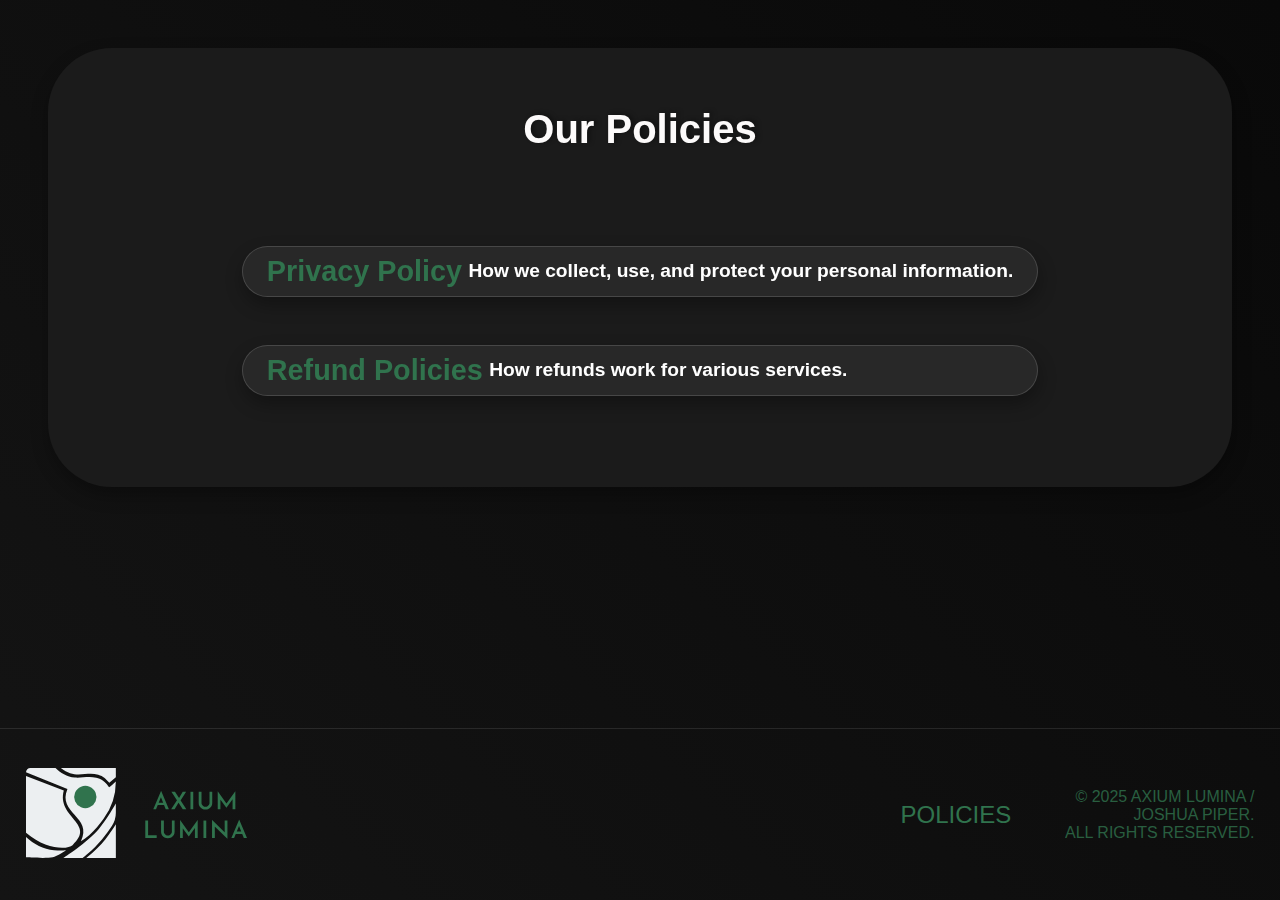
<file: policies/index.html>
<!DOCTYPE html>
<html lang="en">
	<head>
		<meta charset="UTF-8"/>
		<meta name="viewport" content="width=device-width, initial-scale=1.0"/>
		<title>Axium Lumina - Our Policies</title>
		<link rel="stylesheet" href="../assets/css/main.css"/>
	</head>
	<body>
		<main>
			<section class="policies-section content">
				<div class="content-title">
					<h1>Our Policies</h1>
				</div>
				<ul class="policies-list">
					<li class="policies-list-item content-box">
						<a href="./privacy.html"><h2>Privacy Policy</h2><p>How we collect, use, and protect your personal information.</p></a>
					</li>
					<li class="policies-list-item content-box">
						<a href="refunds/"><h2>Refund Policies</h2><p>How refunds work for various services.</p></a>
					</li>
<!--					<li class="policies-list-item">-->
<!--						<h2>Terms of Service</h2>-->
<!--						<p>Rules and guidelines for using our website and services.</p>-->
<!--					</li>-->
<!--					<li class="policies-list-item">-->
<!--						<h2>Cookie Policy</h2>-->
<!--						<p>Information about cookies and how we use them.</p>-->
<!--					</li>-->
<!--					<li class="policies-list-item">-->
<!--						<h2>Data Retention Policy</h2>-->
<!--						<p>How long we keep your data and how it is managed.</p>-->
<!--					</li>-->
<!--					<li class="policies-list-item">-->
<!--						<h2>Security Policy</h2>-->
<!--						<p>Measures we take to keep your data safe.</p>-->
<!--					</li>-->
				</ul>
			</section>
		</main>
		<footer>
			<div class="footer-main">
				<div class="footer-logo">
					<img class="logo" src="../assets/img/Axium-HSolid-White.svg"/>
				</div>
				<div class="footer-nav">
					<ul>
						<li><a href="../policies">Policies</a></li>
						<!-- <li><a href="#">Blog</a></li> -->
						<!-- <li><a href="#">About Us</a></li> -->
					</ul>
					<div class="footer-imprint">
						© 2025 Axium Lumina / Joshua Piper. <br/>
						All rights reserved.
					</div>
				</div>
			</div>
		</footer>
	</body>
</html>
</file>
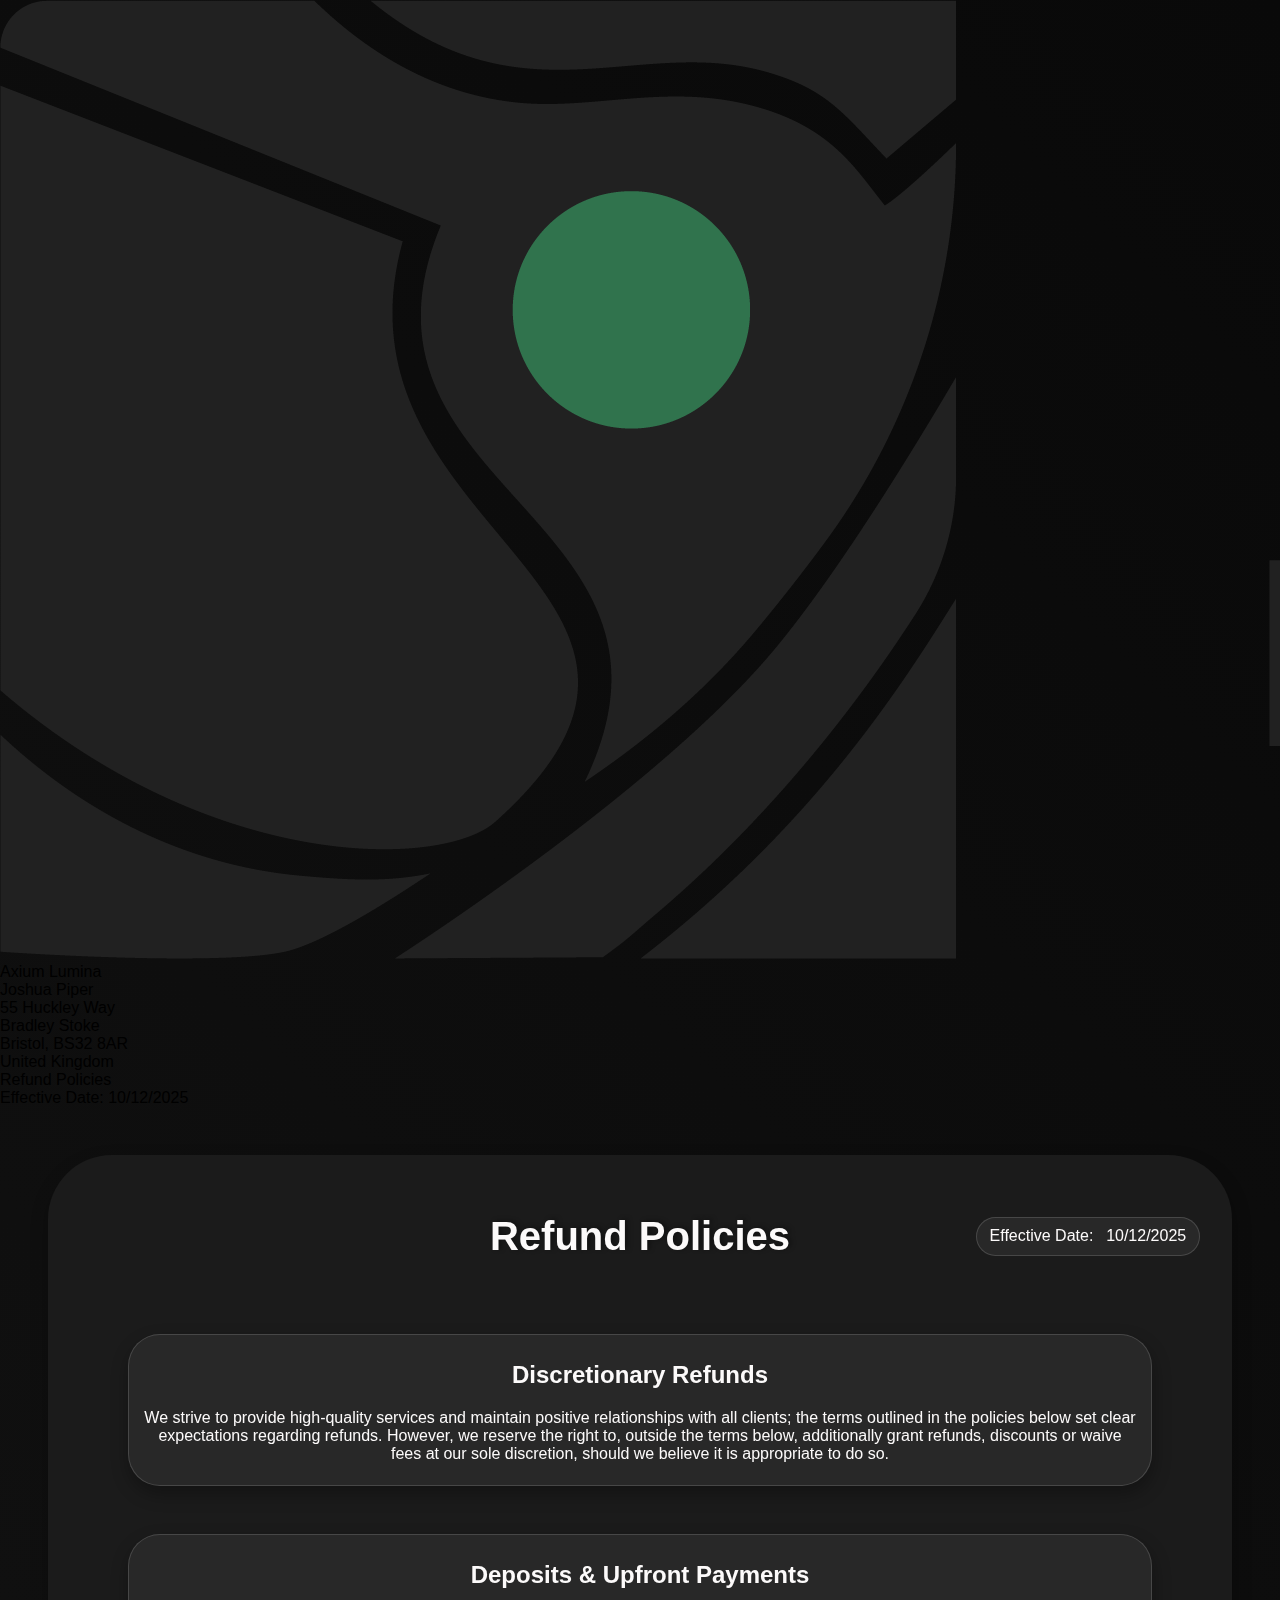
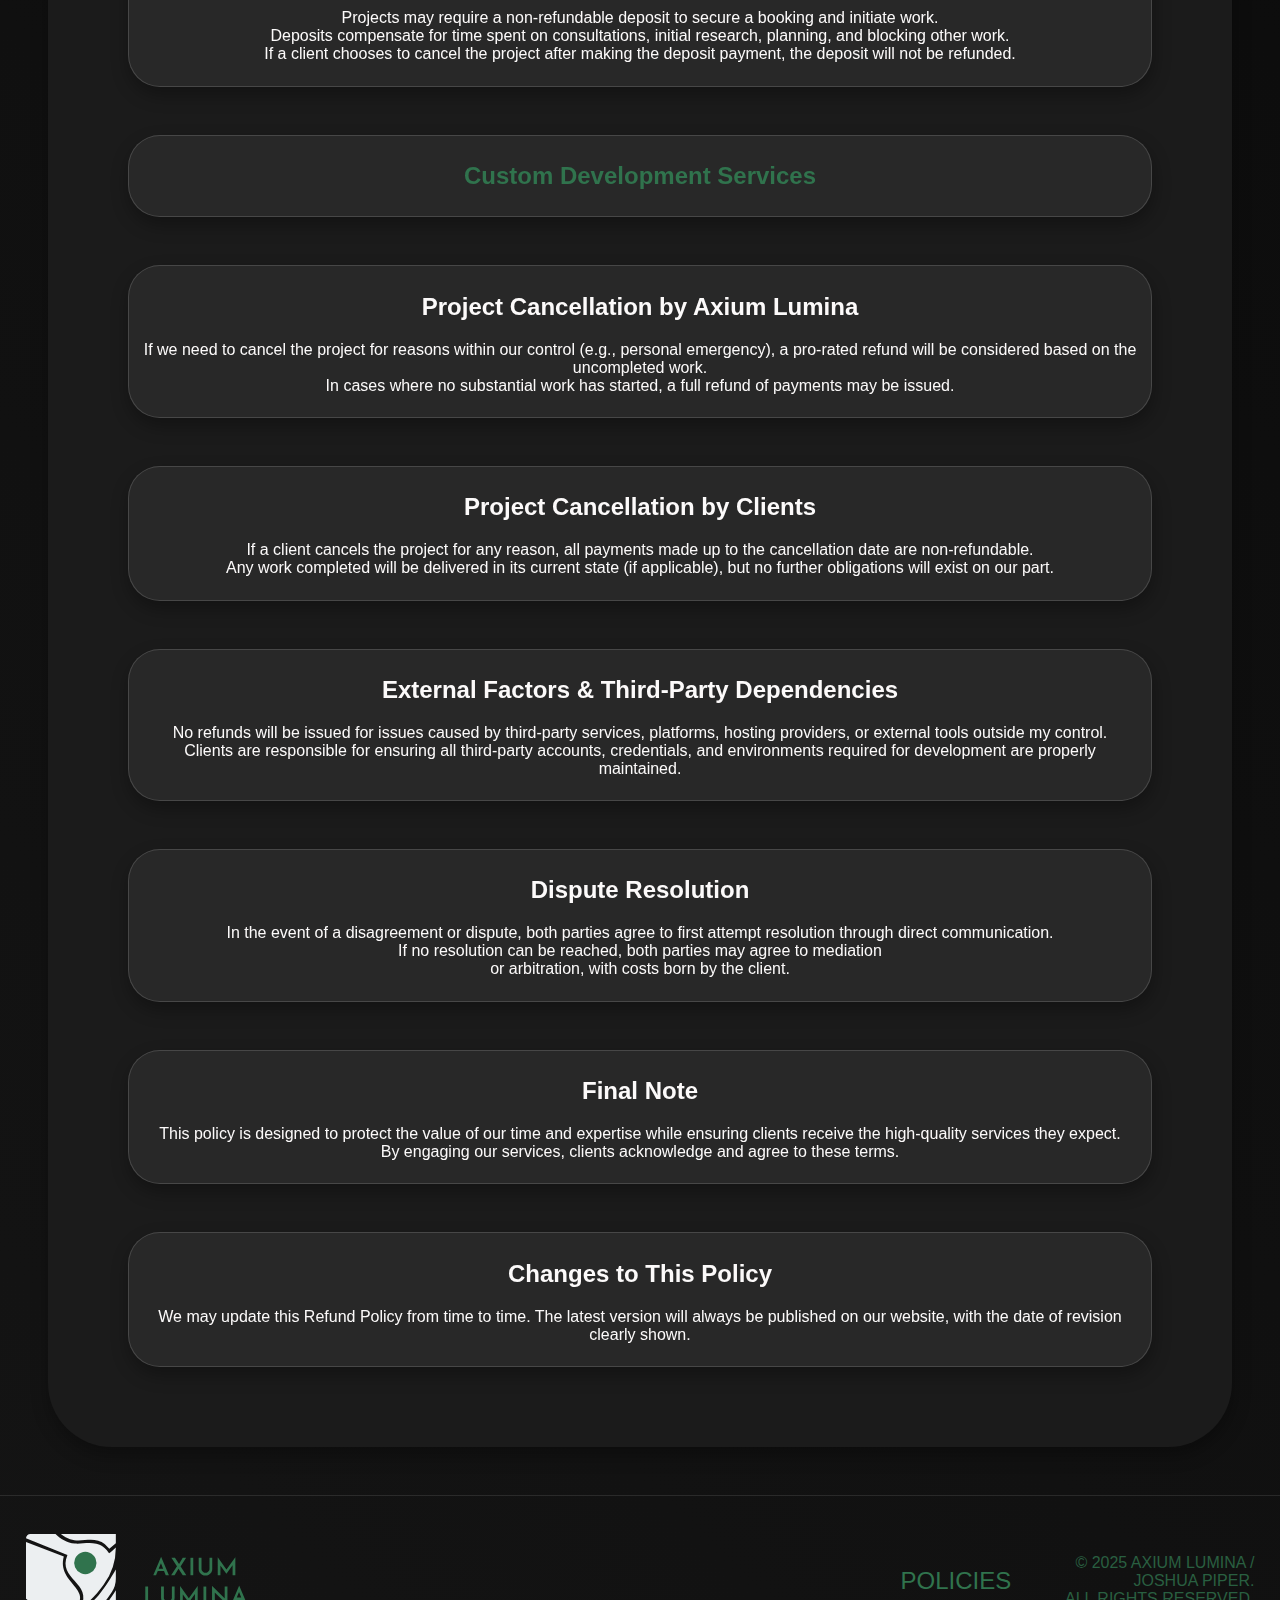
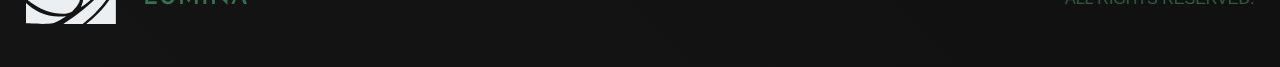
<file: policies/refunds/index.html>
<!DOCTYPE html>
<html lang="en">
<head>
    <meta charset="UTF-8"/>
    <meta name="viewport" content="width=device-width, initial-scale=1.0"/>
    <title>Axium Lumina - Privacy Policy</title>
    <link rel="stylesheet" href="../../assets/css/main.css"/>
	<link rel="stylesheet" href="../../assets/css/print.css" media="print"/>
</head>
<body>
    <main>
        <div class="print-header">
            <div class="print-header-left">
                <img src="../../assets/img/Axium-HSolid-Black@3x.png" alt="Axium Lumina Logo">
            </div>
            <div class="print-header-center">
                Axium Lumina<br>
                Joshua Piper<br>
                55 Huckley Way<br>
                Bradley Stoke<br>
                Bristol, BS32 8AR<br>
                United Kingdom
            </div>
            <div class="print-header-right">
                <div class="policy-name">Refund Policies</div>
                <div class="effective-date">Effective Date: 10/12/2025</div>
            </div>
        </div>

        <section class="policies-section content">
            <div class="content-title">
                <h1>Refund Policies</h1>
                <div class="policy-date">
                    <p>Effective Date:</p>
                    <p>10/12/2025</p>
                </div>
            </div>
            
            <div class="policy-content">
                <div class="content-box">
                    <h2>Discretionary Refunds</h2>
                    <p>
                        We strive to provide high-quality services and maintain positive relationships with all clients;
                        the terms outlined in the policies below set clear expectations regarding refunds.
						However, we reserve the right to, outside the terms below,
                        additionally grant refunds, discounts or waive fees at our sole discretion,
                        should we believe it is appropriate to do so.
                    </p>
                </div>
                <div class="content-box">
                    <h2>Deposits & Upfront Payments</h2>
                    <p>Projects may require a non-refundable deposit to secure a booking
				and initiate work.<br>

				Deposits compensate for time spent on consultations, initial research,
				planning, and blocking other work.<br>

				If a client chooses to cancel the project after making the deposit payment,
				the deposit will not be refunded.<br></p>
                </div>
                <div class="content-box">
					<a href="development.html">
						<h2>Custom Development Services</h2>
					</a>
                </div>

				<div class="content-box">
					<h2>Project Cancellation by Axium Lumina</h2>
					<p>If we need to cancel the project for reasons within our control
						(e.g., personal emergency), a pro-rated refund will be considered
						based on the uncompleted work.<br>

						In cases where no substantial work has started,
						a full refund of payments may be issued.</p>
				</div>
				<div class="content-box">
					<h2>Project Cancellation by Clients</h2>
					<p>
						If a client cancels the project for any reason,
						all payments made up to the cancellation date are non-refundable.<br>

						Any work completed will be delivered in its current state (if applicable),
						but no further obligations will exist on our part.
					</p>
				</div>
                <div class="content-box">
                    <h2>External Factors & Third-Party Dependencies</h2>
                    <p>
                        No refunds will be issued for issues caused by third-party services,
                        platforms, hosting providers, or external tools outside my control.<br>

                        Clients are responsible for ensuring all third-party accounts, credentials,
                        and environments required for development are properly maintained.					
                    </p>
                </div>
                <div class="content-box">
                    <h2>Dispute Resolution</h2>
                    <p>In the event of a disagreement or dispute, both parties agree to first
				attempt resolution through direct communication.<br>

				If no resolution can be reached, both parties may agree to mediation<br>
				or arbitration, with costs born by the client.</p>
                </div>
                <div class="content-box">
                    <h2>Final Note</h2>
                    <p>
				This policy is designed to protect the value of our time and
				expertise while ensuring clients receive the high-quality
				services they expect.<br>

				By engaging our services, clients acknowledge and agree to these terms.</p>
                </div>

                <div class="content-box">
                    <h2>Changes to This Policy</h2>
                    <p>We may update this Refund Policy from time to time. The latest version will always be published on our website, with the date of revision clearly shown.</p>
                </div>
            </div>
        </section>
    </main>
    <footer>
        <div class="footer-main">
            <div class="footer-logo">
                <img class="logo" src="../../assets/img/Axium-HSolid-White.svg"/>
            </div>
            <div class="footer-nav">
				<ul>
					<li><a href="..">Policies</a></li>
					<!-- <li><a href="#">Blog</a></li> -->
					<!-- <li><a href="#">About Us</a></li> -->
				</ul>
                <div class="footer-imprint">
                    © 2025 Axium Lumina / Joshua Piper. <br/>
                    All rights reserved.
                </div>
            </div>
        </div>
    </footer>
</body>
</html>
</file>
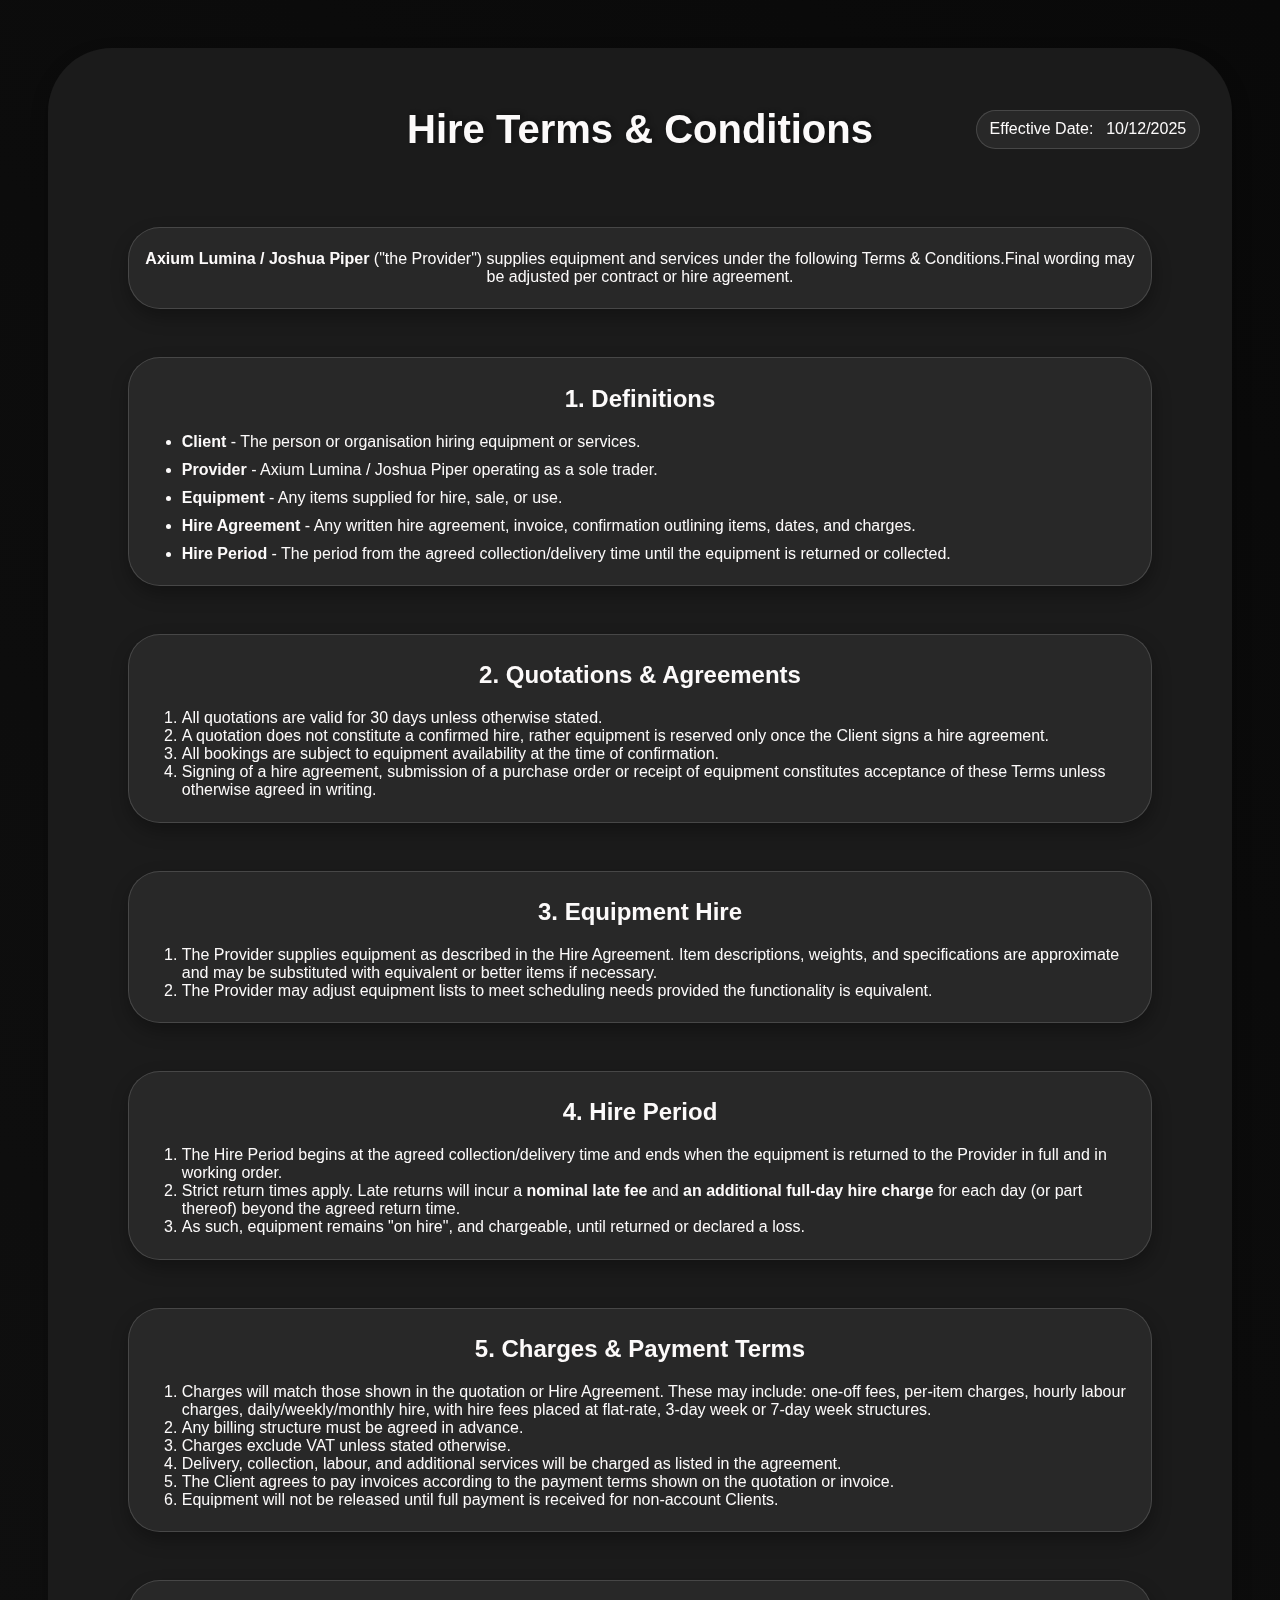
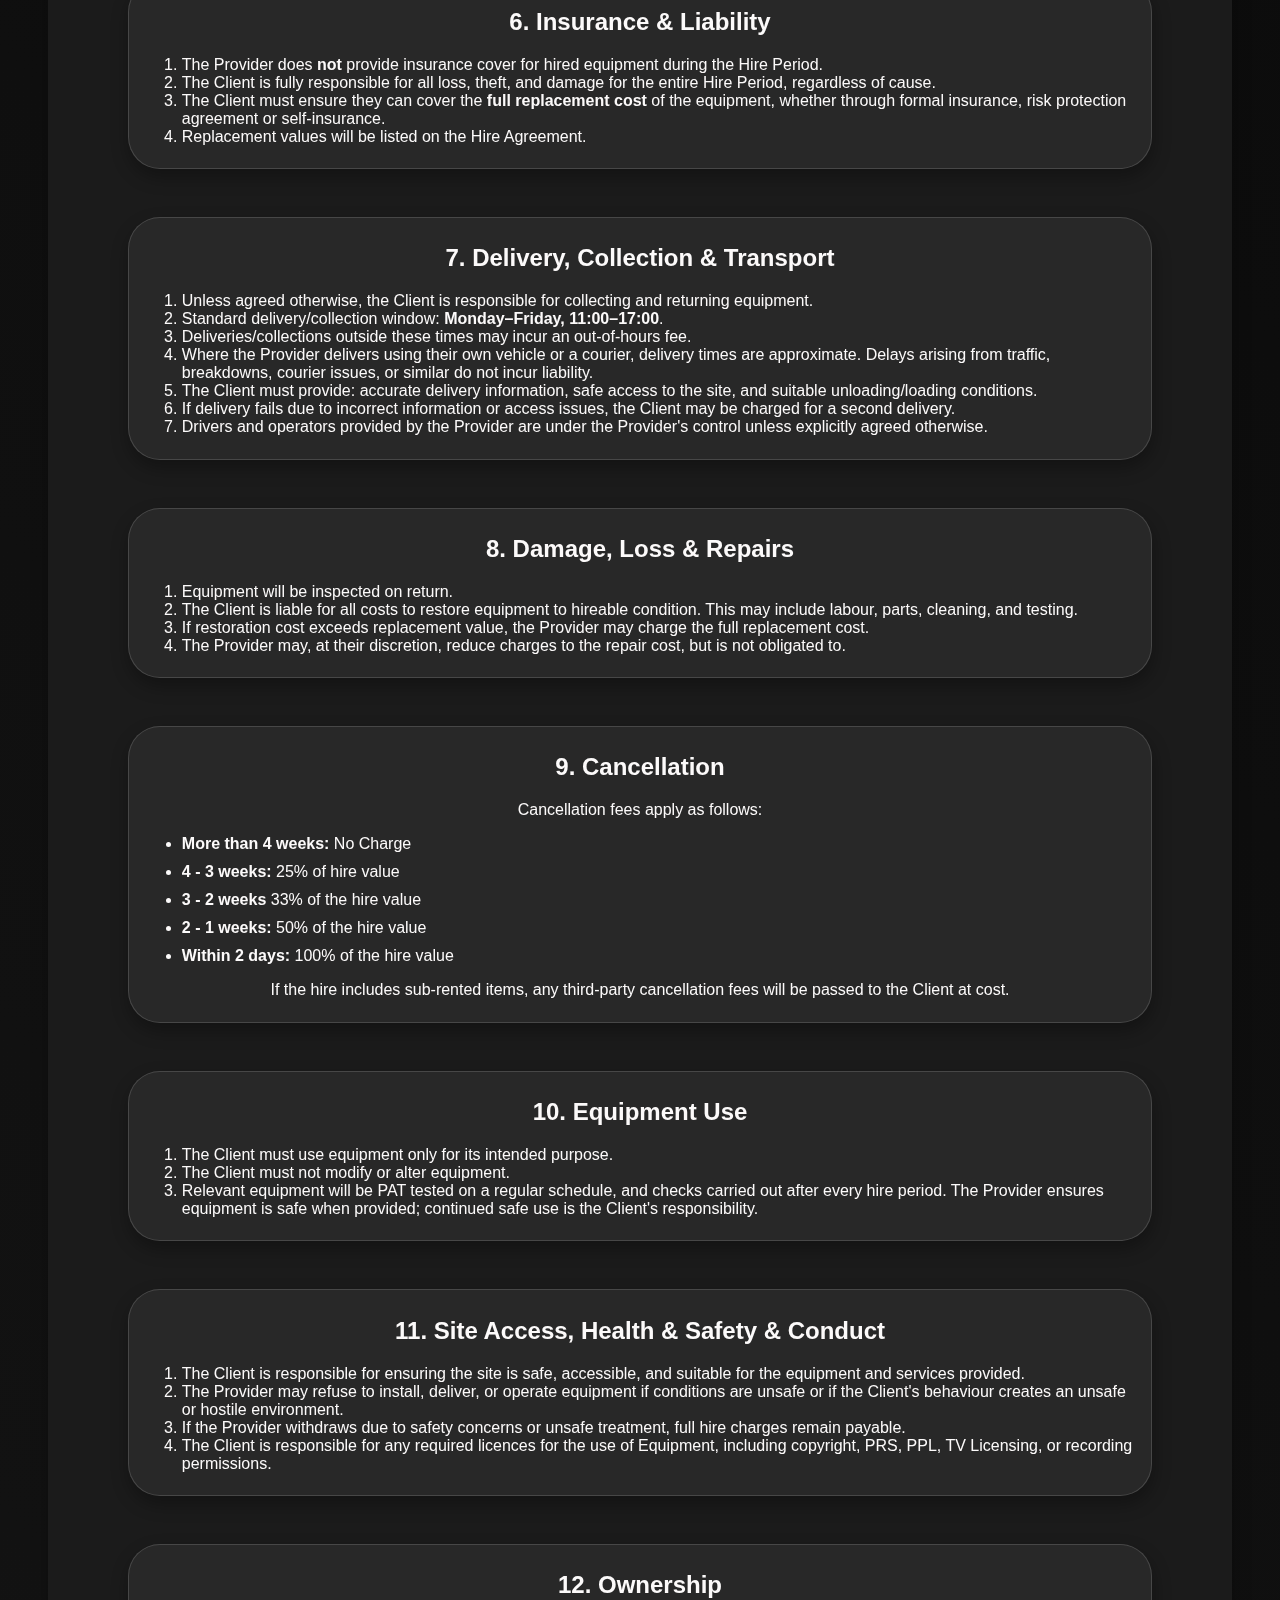
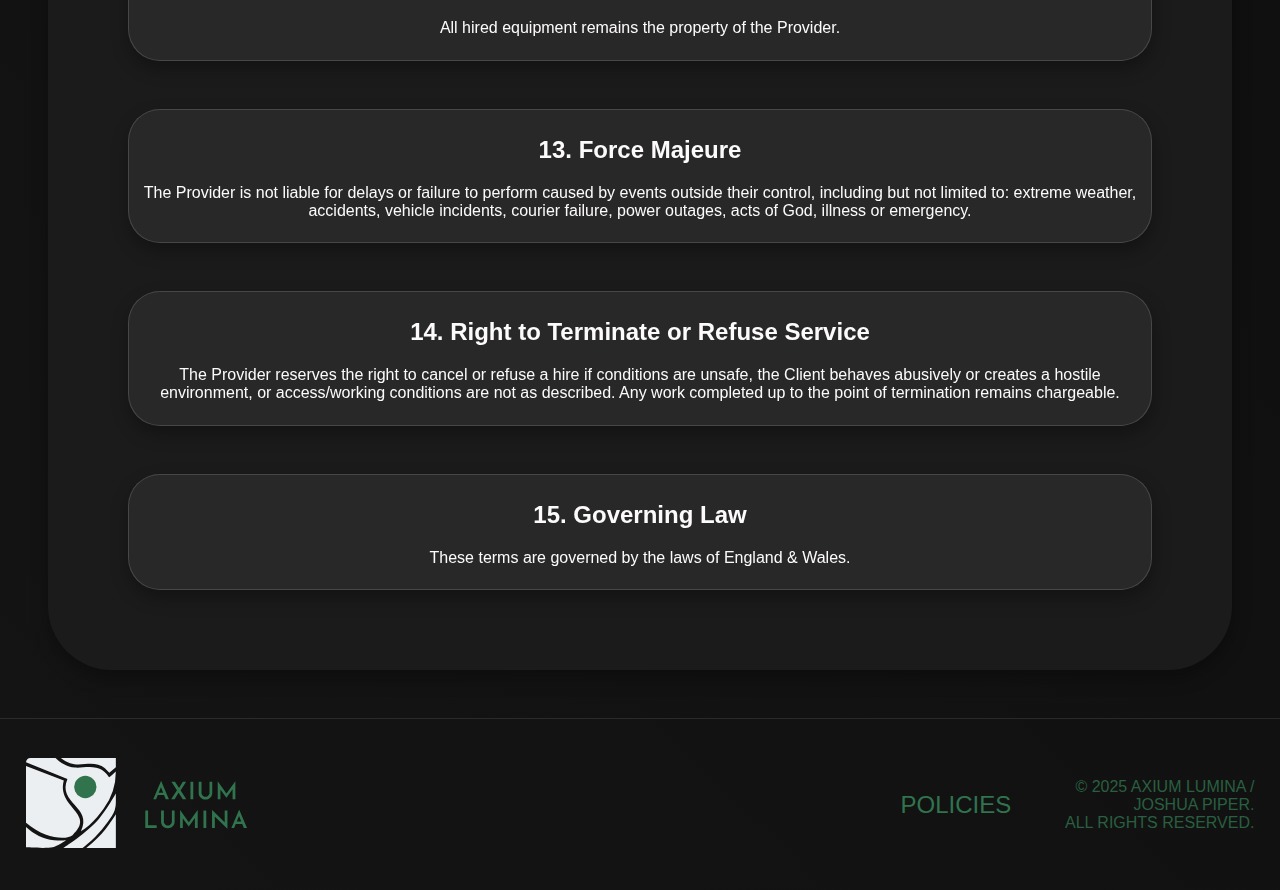
<file: policies/hire.html>
<!DOCTYPE html>
<html lang="en">
<head>
    <meta charset="UTF-8"/>
    <meta name="viewport" content="width=device-width, initial-scale=1.0"/>
    <title>Axium Lumina - Hire Terms &amp; Conditions</title>
    <link rel="stylesheet" href="../assets/css/main.css"/>
</head>
<body>
    <main>
        <section class="policies-section content">
            <div class="content-title">
                <h1>Hire Terms &amp; Conditions</h1>
                <div class="policy-date">
                    <p>Effective Date:</p>
                    <p>10/12/2025</p>
                </div>
            </div>

            <div class="policy-content">
                <div class="content-box">
                    <p><strong>Axium Lumina / Joshua Piper</strong> ("the Provider") supplies equipment and services under the following Terms &amp; Conditions.Final wording may be adjusted per contract or hire agreement.</p>
                </div>

                <div class="content-box">
                    <h2>1. Definitions</h2>
                    <ul style="text-align:left;">
                        <li><strong>Client</strong> - The person or organisation hiring equipment or services.</li>
                        <li><strong>Provider</strong> - Axium Lumina / Joshua Piper operating as a sole trader.</li>
                        <li><strong>Equipment</strong> - Any items supplied for hire, sale, or use.</li>
                        <li><strong>Hire Agreement</strong> - Any written hire agreement, invoice, confirmation outlining items, dates, and charges.</li>
                        <li><strong>Hire Period</strong> - The period from the agreed collection/delivery time until the equipment is returned or collected.</li>
                    </ul>
                </div>

                <div class="content-box">
                    <h2>2. Quotations &amp; Agreements</h2>
                    <ol style="text-align:left;">
                        <li>All quotations are valid for 30 days unless otherwise stated.</li>
                        <li>A quotation does not constitute a confirmed hire, rather equipment is reserved only once the Client signs a hire agreement.</li>
                        <li>All bookings are subject to equipment availability at the time of confirmation.</li>
                        <li>Signing of a hire agreement, submission of a purchase order or receipt of equipment constitutes acceptance of these Terms unless otherwise agreed in writing.</li>
                    </ol>
                </div>

                <div class="content-box">
                    <h2>3. Equipment Hire</h2>
                    <ol style="text-align:left;">
                        <li>The Provider supplies equipment as described in the Hire Agreement. Item descriptions, weights, and specifications are approximate and may be substituted with equivalent or better items if necessary.</li>
                        <li>The Provider may adjust equipment lists to meet scheduling needs provided the functionality is equivalent.</li>
                    </ol>
                </div>

                <div class="content-box">
                    <h2>4. Hire Period</h2>
                    <ol style="text-align:left;">
                        <li>The Hire Period begins at the agreed collection/delivery time and ends when the equipment is returned to the Provider in full and in working order.</li>
                        <li>Strict return times apply. Late returns will incur a <strong>nominal late fee</strong> and <strong>an additional full-day hire charge</strong> for each day (or part thereof) beyond the agreed return time.</li>
                        <li>As such, equipment remains "on hire", and chargeable, until returned or declared a loss.</li>
                    </ol>
                </div>

                <div class="content-box">
                    <h2>5. Charges &amp; Payment Terms</h2>
                    <ol style="text-align:left;">
                        <li>Charges will match those shown in the quotation or Hire Agreement. These may include: one‑off fees, per‑item charges, hourly labour charges, daily/weekly/monthly hire, with hire fees placed at flat‑rate, 3‑day week or 7‑day week structures.</li>
                        <li>Any billing structure must be agreed in advance.</li>
                        <li>Charges exclude VAT unless stated otherwise.</li>
                        <li>Delivery, collection, labour, and additional services will be charged as listed in the agreement.</li>
                        <li>The Client agrees to pay invoices according to the payment terms shown on the quotation or invoice.</li>
                        <li>Equipment will not be released until full payment is received for non‑account Clients.</li>
                    </ol>
                </div>

                <div class="content-box">
                    <h2>6. Insurance &amp; Liability</h2>
                    <ol style="text-align:left;">
                        <li>The Provider does <strong>not</strong> provide insurance cover for hired equipment during the Hire Period.</li>
                        <li>The Client is fully responsible for all loss, theft, and damage for the entire Hire Period, regardless of cause.</li>
                        <li>The Client must ensure they can cover the <strong>full replacement cost</strong> of the equipment, whether through formal insurance, risk protection agreement or self‑insurance.</li>
                        <li>Replacement values will be listed on the Hire Agreement.</li>
                    </ol>
                </div>

                <div class="content-box">
                    <h2>7. Delivery, Collection &amp; Transport</h2>
                    <ol style="text-align:left;">
                        <li>Unless agreed otherwise, the Client is responsible for collecting and returning equipment.</li>
                        <li>Standard delivery/collection window: <strong>Monday–Friday, 11:00–17:00</strong>.</li>
                        <li>Deliveries/collections outside these times may incur an out‑of‑hours fee.</li>
                        <li>Where the Provider delivers using their own vehicle or a courier, delivery times are approximate. Delays arising from traffic, breakdowns, courier issues, or similar do not incur liability.</li>
                        <li>The Client must provide: accurate delivery information, safe access to the site, and suitable unloading/loading conditions.</li>
                        <li>If delivery fails due to incorrect information or access issues, the Client may be charged for a second delivery.</li>
                        <li>Drivers and operators provided by the Provider are under the Provider's control unless explicitly agreed otherwise.</li>
                    </ol>
                </div>

                <div class="content-box">
                    <h2>8. Damage, Loss &amp; Repairs</h2>
                    <ol style="text-align:left;">
                        <li>Equipment will be inspected on return.</li>
                        <li>The Client is liable for all costs to restore equipment to hireable condition. This may include labour, parts, cleaning, and testing.</li>
                        <li>If restoration cost exceeds replacement value, the Provider may charge the full replacement cost.</li>
                        <li>The Provider may, at their discretion, reduce charges to the repair cost, but is not obligated to.</li>
                    </ol>
                </div>

                <div class="content-box">
                    <h2>9. Cancellation</h2>
                    <p>Cancellation fees apply as follows:</p>
                    <ul style="text-align:left;">
                        <li><strong>More than 4 weeks:</strong> No Charge</li>
						<li><strong>4 - 3 weeks:</strong> 25% of hire value</li>
                        <li><strong>3 - 2 weeks</strong> 33% of the hire value</li>
                        <li><strong>2 - 1 weeks:</strong> 50% of the hire value</li>
                        <li><strong>Within 2 days:</strong> 100% of the hire value</li>
                    </ul>
                    <p>If the hire includes sub‑rented items, any third‑party cancellation fees will be passed to the Client at cost.</p>
                </div>

                <div class="content-box">
                    <h2>10. Equipment Use</h2>
                    <ol style="text-align:left;">
                        <li>The Client must use equipment only for its intended purpose.</li>
                        <li>The Client must not modify or alter equipment.</li>
                        <li>Relevant equipment will be PAT tested on a regular schedule, and checks carried out after every hire period. The Provider ensures equipment is safe when provided; continued safe use is the Client's responsibility.</li>
                    </ol>
                </div>

                <div class="content-box">
                    <h2>11. Site Access, Health &amp; Safety &amp; Conduct</h2>
                    <ol style="text-align:left;">
                        <li>The Client is responsible for ensuring the site is safe, accessible, and suitable for the equipment and services provided.</li>
                        <li>The Provider may refuse to install, deliver, or operate equipment if conditions are unsafe or if the Client's behaviour creates an unsafe or hostile environment.</li>
                        <li>If the Provider withdraws due to safety concerns or unsafe treatment, full hire charges remain payable.</li>
                        <li>The Client is responsible for any required licences for the use of Equipment, including copyright, PRS, PPL, TV Licensing, or recording permissions.</li>
                    </ol>
                </div>

                <div class="content-box">
                    <h2>12. Ownership</h2>
                    <p>All hired equipment remains the property of the Provider.</p>
                </div>

                <div class="content-box">
                    <h2>13. Force Majeure</h2>
                    <p>The Provider is not liable for delays or failure to perform caused by events outside their control, including but not limited to: extreme weather, accidents, vehicle incidents, courier failure, power outages, acts of God, illness or emergency.</p>
                </div>

                <div class="content-box">
                    <h2>14. Right to Terminate or Refuse Service</h2>
                    <p>The Provider reserves the right to cancel or refuse a hire if conditions are unsafe, the Client behaves abusively or creates a hostile environment, or access/working conditions are not as described. Any work completed up to the point of termination remains chargeable.</p>
                </div>

                <div class="content-box">
                    <h2>15. Governing Law</h2>
                    <p>These terms are governed by the laws of England &amp; Wales.</p>
                </div>
            </div>
        </section>
    </main>

    <footer>
        <div class="footer-main">
            <div class="footer-logo">
                <img class="logo" src="../assets/img/Axium-HSolid-White.svg" alt="Axium Lumina logo"/>
            </div>
            <div class="footer-nav">
                <ul>
                    <li><a href="../policies">Policies</a></li>
                    <!-- <li><a href="#">Blog</a></li> -->
                    <!-- <li><a href="#">About Us</a></li> -->
                </ul>
                <div class="footer-imprint">
                    © 2025 Axium Lumina / Joshua Piper. <br/>
                    All rights reserved.
                </div>
            </div>
        </div>
    </footer>
</body>
</html>
</file>
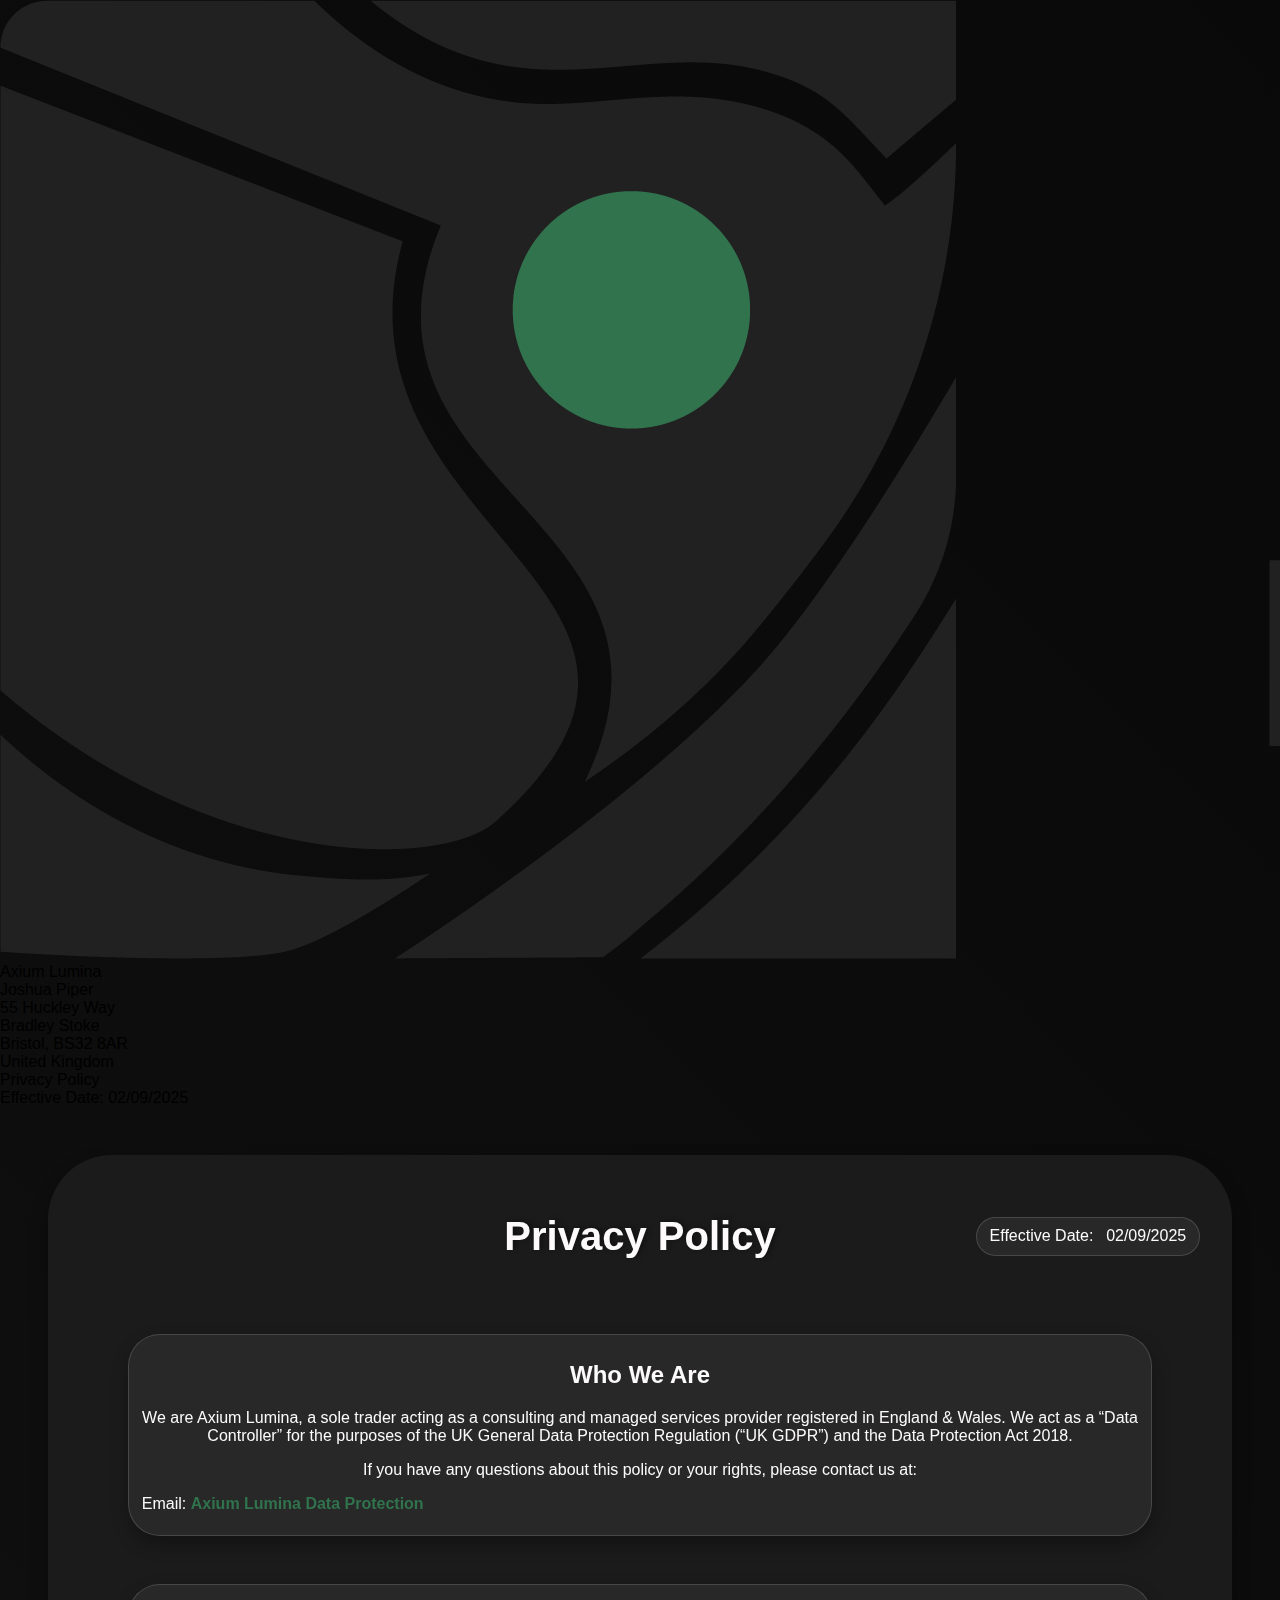
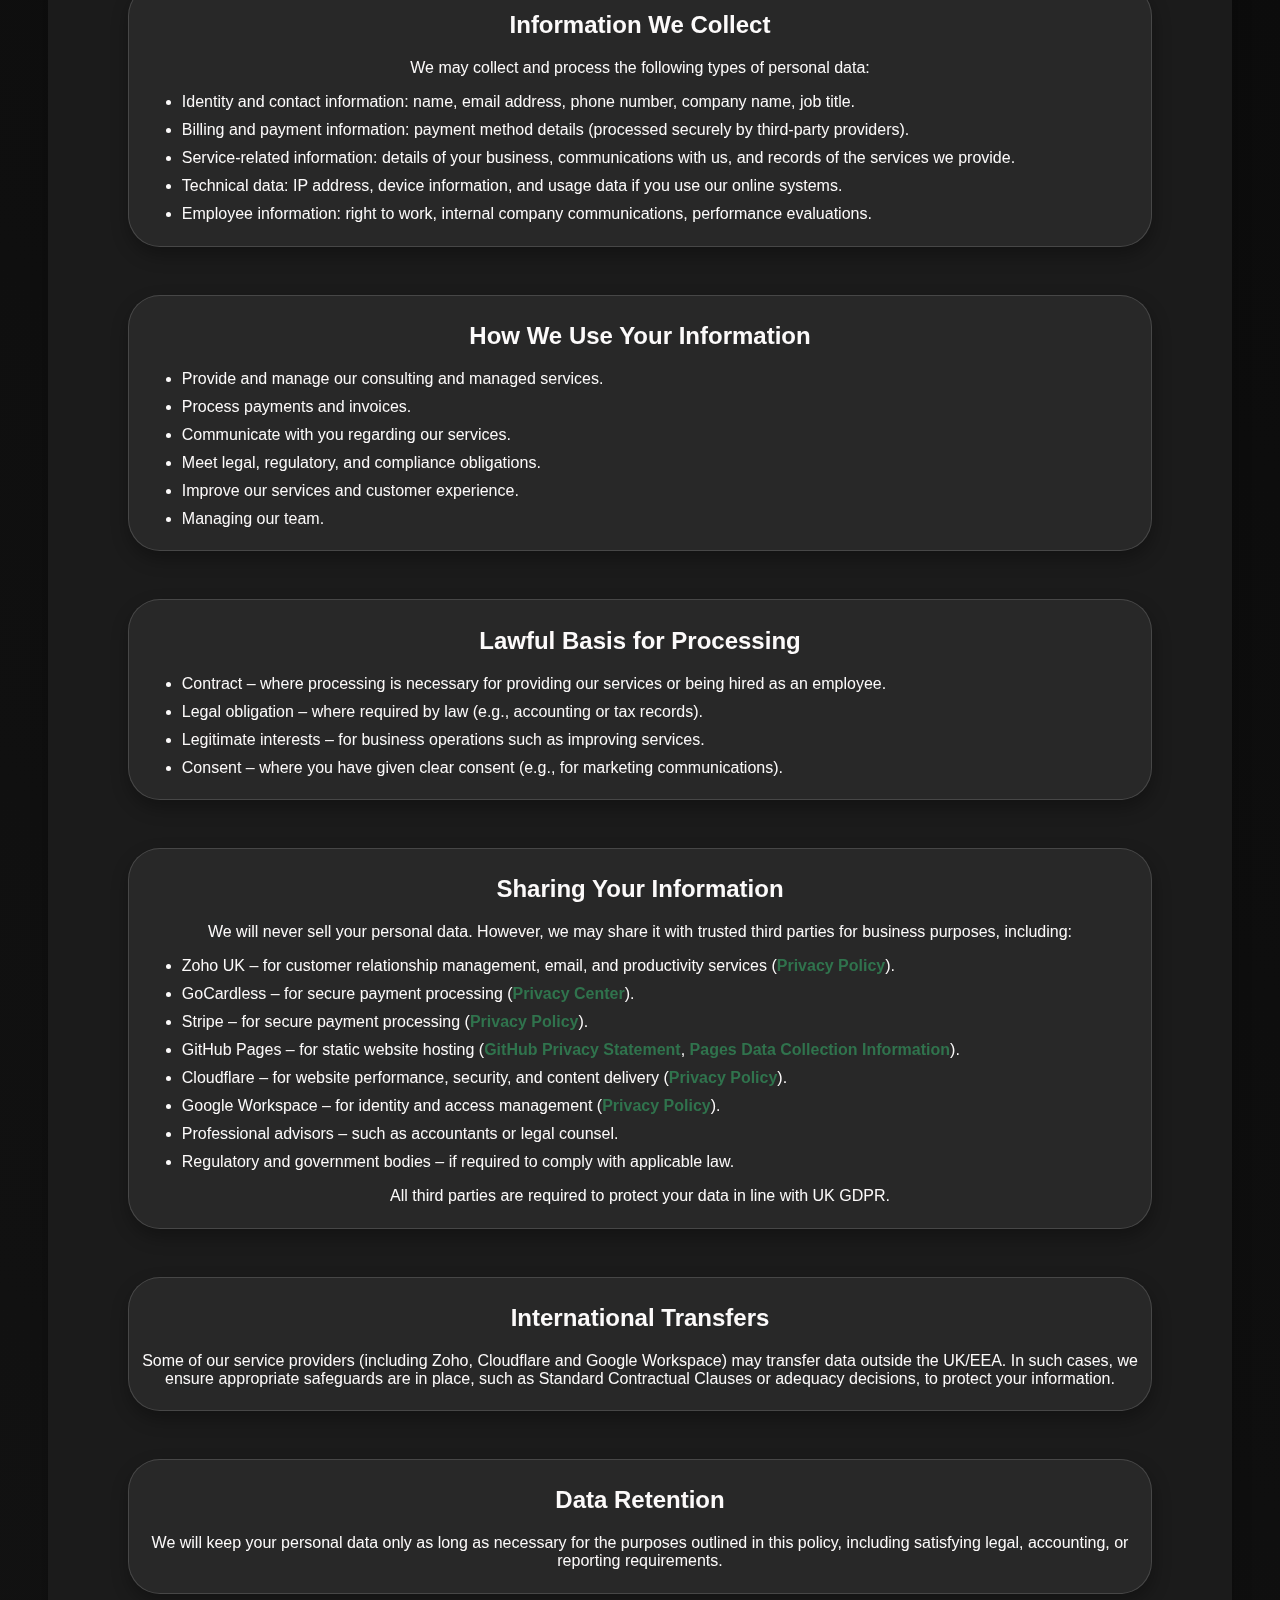
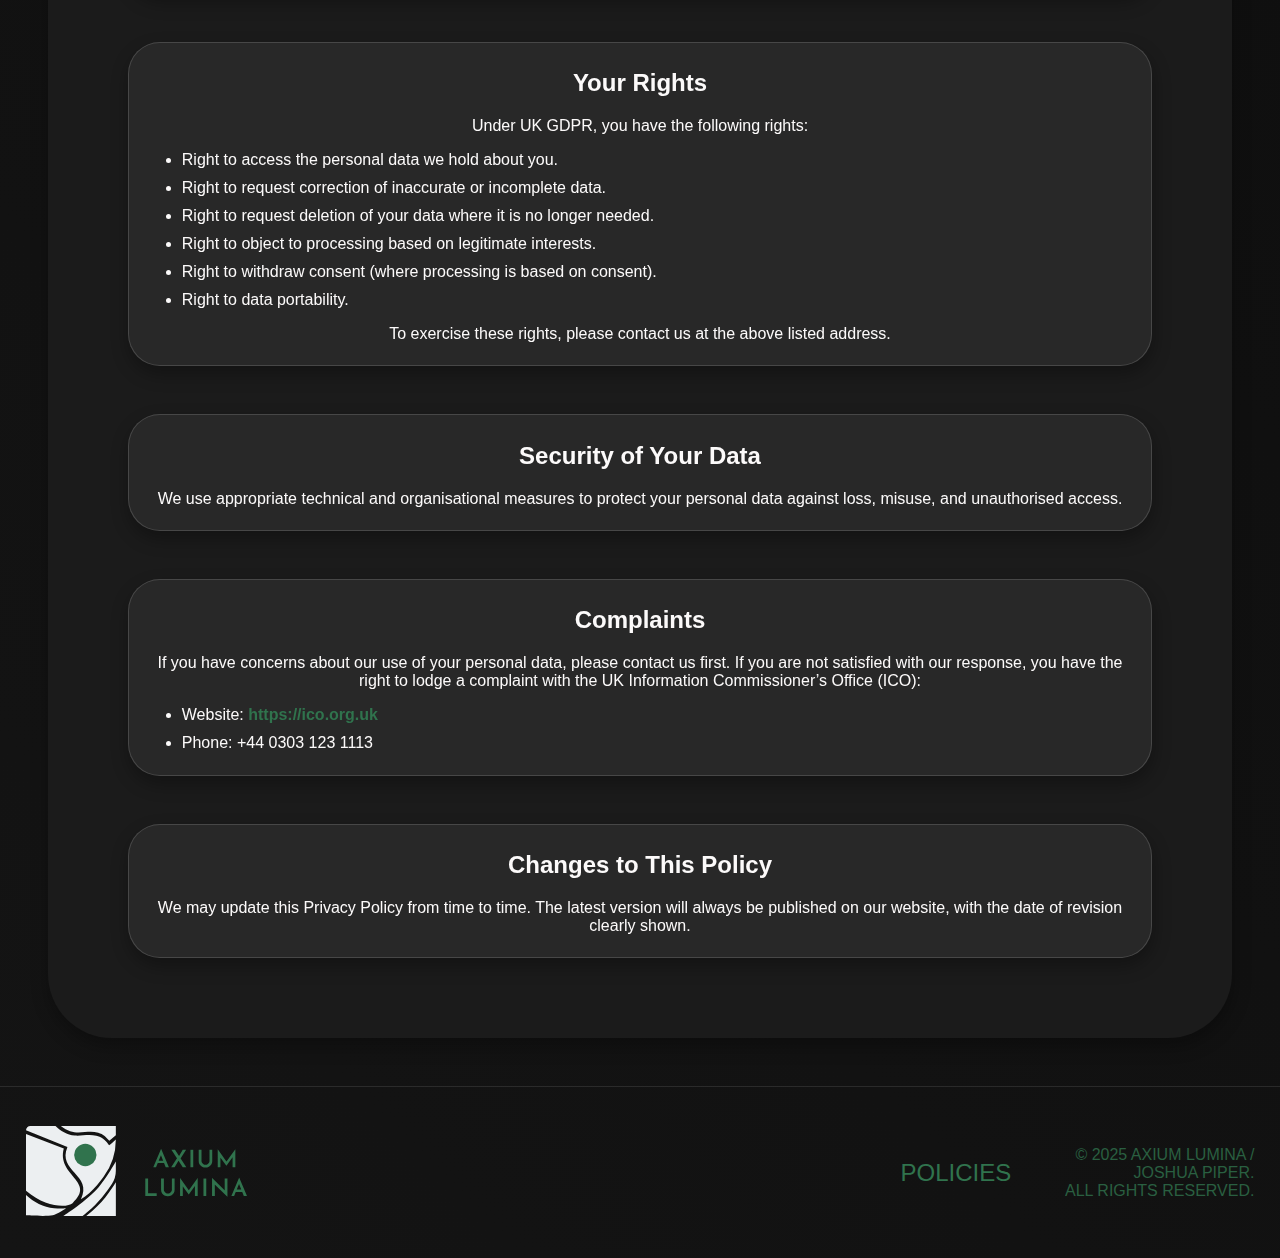
<file: policies/privacy.html>
<!DOCTYPE html>
<html lang="en">
<head>
    <meta charset="UTF-8"/>
    <meta name="viewport" content="width=device-width, initial-scale=1.0"/>
    <title>Axium Lumina - Privacy Policy</title>
    <link rel="stylesheet" href="../assets/css/main.css"/>
	<link rel="stylesheet" href="../assets/css/print.css" media="print"/>
</head>
<body>
    <main>
        <div class="print-header">
            <div class="print-header-left">
                <img src="../assets/img/Axium-HSolid-Black@3x.png" alt="Axium Lumina Logo">
            </div>
            <div class="print-header-center">
                Axium Lumina<br>
                Joshua Piper<br>
                55 Huckley Way<br>
                Bradley Stoke<br>
                Bristol, BS32 8AR<br>
                United Kingdom
            </div>
            <div class="print-header-right">
                <div class="policy-name">Privacy Policy</div>
                <div class="effective-date">Effective Date: 02/09/2025</div>
            </div>
        </div>

        <section class="policies-section content">
            <div class="content-title">
                <h1>Privacy Policy</h1>
                <div class="policy-date">
                    <p>Effective Date:</p>
                    <p>02/09/2025</p>
                </div>
            </div>
            
            <div class="policy-content">
                <div class="content-box">
                    <h2>Who We Are</h2>
                    <p>
                        We are Axium Lumina, a sole trader acting as a consulting and managed services provider registered in England & Wales.
						We act as a “Data Controller” for the purposes of the UK General Data Protection Regulation (“UK GDPR”) and the Data Protection Act 2018.
                    </p>
                    <p>If you have any questions about this policy or your rights, please contact us at: </p>
                    <ul class="nolist" style="text-align:left;">
                        <li>Email: <a href="mailto:data-protection@axium-lumina.co.uk">Axium Lumina Data Protection</a></li>
                    </ul>
                </div>
                <div class="content-box">
                    <h2>Information We Collect</h2>
                    <p>We may collect and process the following types of personal data:</p>
                    <ul style="text-align:left;">
                        <li>Identity and contact information: name, email address, phone number, company name, job title.</li>
                        <li>Billing and payment information: payment method details (processed securely by third-party providers).</li>
                        <li>Service-related information: details of your business, communications with us, and records of the services we provide.</li>
                        <li>Technical data: IP address, device information, and usage data if you use our online systems.</li>
						<li>Employee information: right to work, internal company communications, performance evaluations.</li>
                    </ul>
                </div>
                <div class="content-box">
                    <h2>How We Use Your Information</h2>
                    <ul style="text-align:left;">
                        <li>Provide and manage our consulting and managed services.</li>
                        <li>Process payments and invoices.</li>
                        <li>Communicate with you regarding our services.</li>
                        <li>Meet legal, regulatory, and compliance obligations.</li>
                        <li>Improve our services and customer experience.</li>
						<li>Managing our team.</li>
                    </ul>
                </div>
                <div class="content-box">
                    <h2>Lawful Basis for Processing</h2>
                    <ul style="text-align:left;">
                        <li>Contract – where processing is necessary for providing our services or being hired as an employee.</li>
                        <li>Legal obligation – where required by law (e.g., accounting or tax records).</li>
                        <li>Legitimate interests – for business operations such as improving services.</li>
                        <li>Consent – where you have given clear consent (e.g., for marketing communications).</li>
                    </ul>
                </div>
                <div class="content-box">
                    <h2>Sharing Your Information</h2>
                    <p>We will never sell your personal data. However, we may share it with trusted third parties for business purposes, including:</p>
                    <ul style="text-align:left;">
                        <li>Zoho UK – for customer relationship management, email, and productivity services (<a href="https://www.zoho.com/en-uk/privacy.html">Privacy Policy</a>).</li>
                        <li>GoCardless – for secure payment processing (<a href="https://gocardless.com/privacy/">Privacy Center</a>).</li>
                        <li>Stripe – for secure payment processing (<a href="https://stripe.com/gb/privacy">Privacy Policy</a>).</li>
                        <li>GitHub Pages – for static website hosting (<a href="https://docs.github.com/en/site-policy/privacy-policies/github-general-privacy-statement">GitHub Privacy Statement</a>, <a href="https://docs.github.com/en/pages/getting-started-with-github-pages/what-is-github-pages#data-collection">Pages Data Collection Information</a>).</li>
                        <li>Cloudflare – for website performance, security, and content delivery (<a href="https://www.cloudflare.com/en-gb/privacypolicy/">Privacy Policy</a>).</li>
                        <li>Google Workspace – for identity and access management (<a href="https://policies.google.com/privacy?hl=en-US">Privacy Policy</a>).</li>
                        <li>Professional advisors – such as accountants or legal counsel.</li>
                        <li>Regulatory and government bodies – if required to comply with applicable law.</li>
                    </ul>
                    <p>All third parties are required to protect your data in line with UK GDPR.</p>
                </div>
                <div class="content-box">
                    <h2>International Transfers</h2>
                    <p>
						Some of our service providers (including Zoho, Cloudflare and Google Workspace) may transfer data outside the UK/EEA.
						In such cases, we ensure appropriate safeguards are in place, such as Standard Contractual Clauses or adequacy decisions, to protect your information.
					</p>
                </div>
                <div class="content-box">
                    <h2>Data Retention</h2>
                    <p>
						We will keep your personal data only as long as necessary for the purposes outlined in this policy, including satisfying legal, accounting, or reporting requirements.
					</p>
                </div>
                <div class="content-box">
                    <h2>Your Rights</h2>
                    <p>Under UK GDPR, you have the following rights:</p>
                    <ul style="text-align:left;">
                        <li>Right to access the personal data we hold about you.</li>
                        <li>Right to request correction of inaccurate or incomplete data.</li>
                        <li>Right to request deletion of your data where it is no longer needed.</li>
                        <li>Right to object to processing based on legitimate interests.</li>
                        <li>Right to withdraw consent (where processing is based on consent).</li>
                        <li>Right to data portability.</li>
                    </ul>
                    <p>To exercise these rights, please contact us at the above listed address.</p>
                </div>
                <div class="content-box">
                    <h2>Security of Your Data</h2>
                    <p>We use appropriate technical and organisational measures to protect your personal data against loss, misuse, and unauthorised access.</p>
                </div>
                <div class="content-box">
                    <h2>Complaints</h2>
                    <p>
						If you have concerns about our use of your personal data, please contact us first.
						If you are not satisfied with our response, you have the right to lodge a complaint with the UK Information Commissioner’s Office (ICO):</p>
                    <ul style="text-align:left;">
                        <li>Website: <a href="https://ico.org.uk">https://ico.org.uk</a></li>
                        <li>Phone: +44 0303 123 1113</li>
                    </ul>
                </div>
                <div class="content-box">
                    <h2>Changes to This Policy</h2>
                    <p>We may update this Privacy Policy from time to time. The latest version will always be published on our website, with the date of revision clearly shown.</p>
                </div>
            </div>
        </section>
    </main>
    <footer>
        <div class="footer-main">
            <div class="footer-logo">
                <img class="logo" src="../assets/img/Axium-HSolid-White.svg"/>
            </div>
            <div class="footer-nav">
				<ul>
					<li><a href="../policies">Policies</a></li>
					<!-- <li><a href="#">Blog</a></li> -->
					<!-- <li><a href="#">About Us</a></li> -->
				</ul>
                <div class="footer-imprint">
                    © 2025 Axium Lumina / Joshua Piper. <br/>
                    All rights reserved.
                </div>
            </div>
        </div>
    </footer>
</body>
</html>
</file>
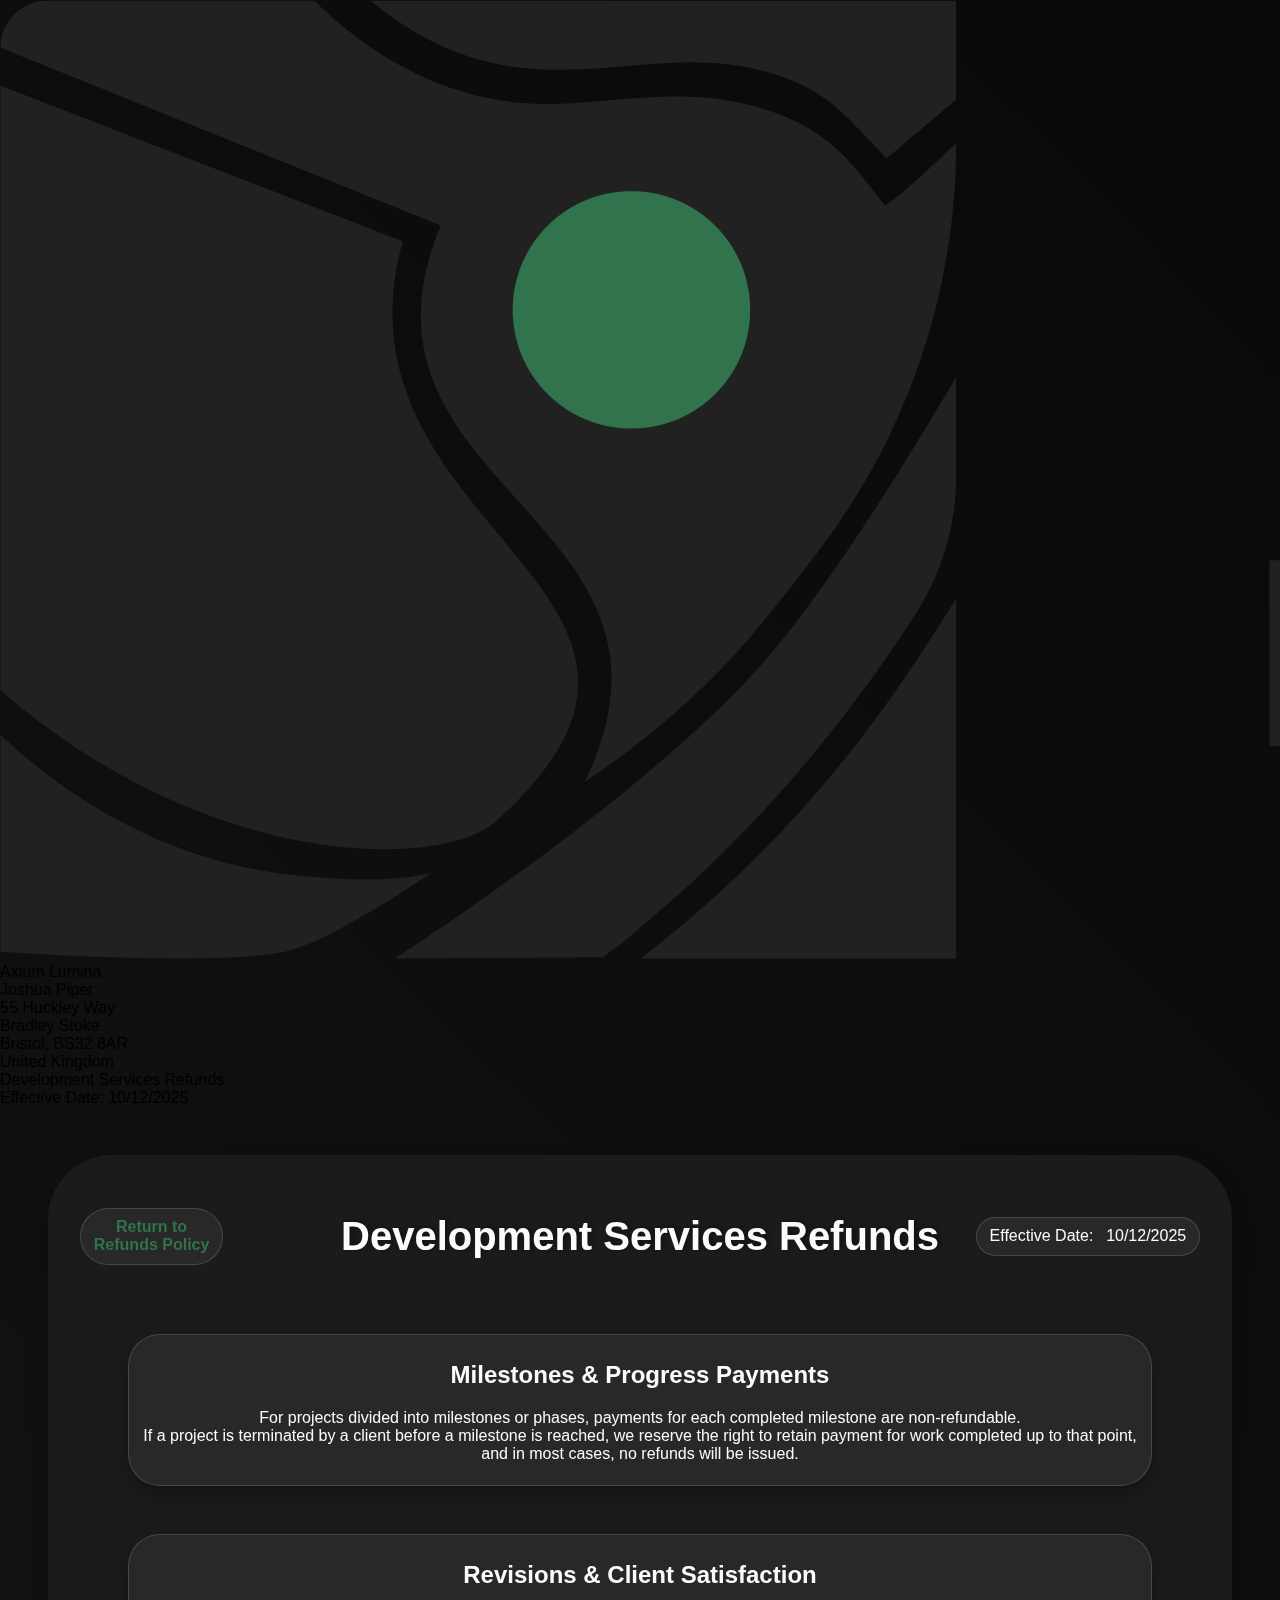
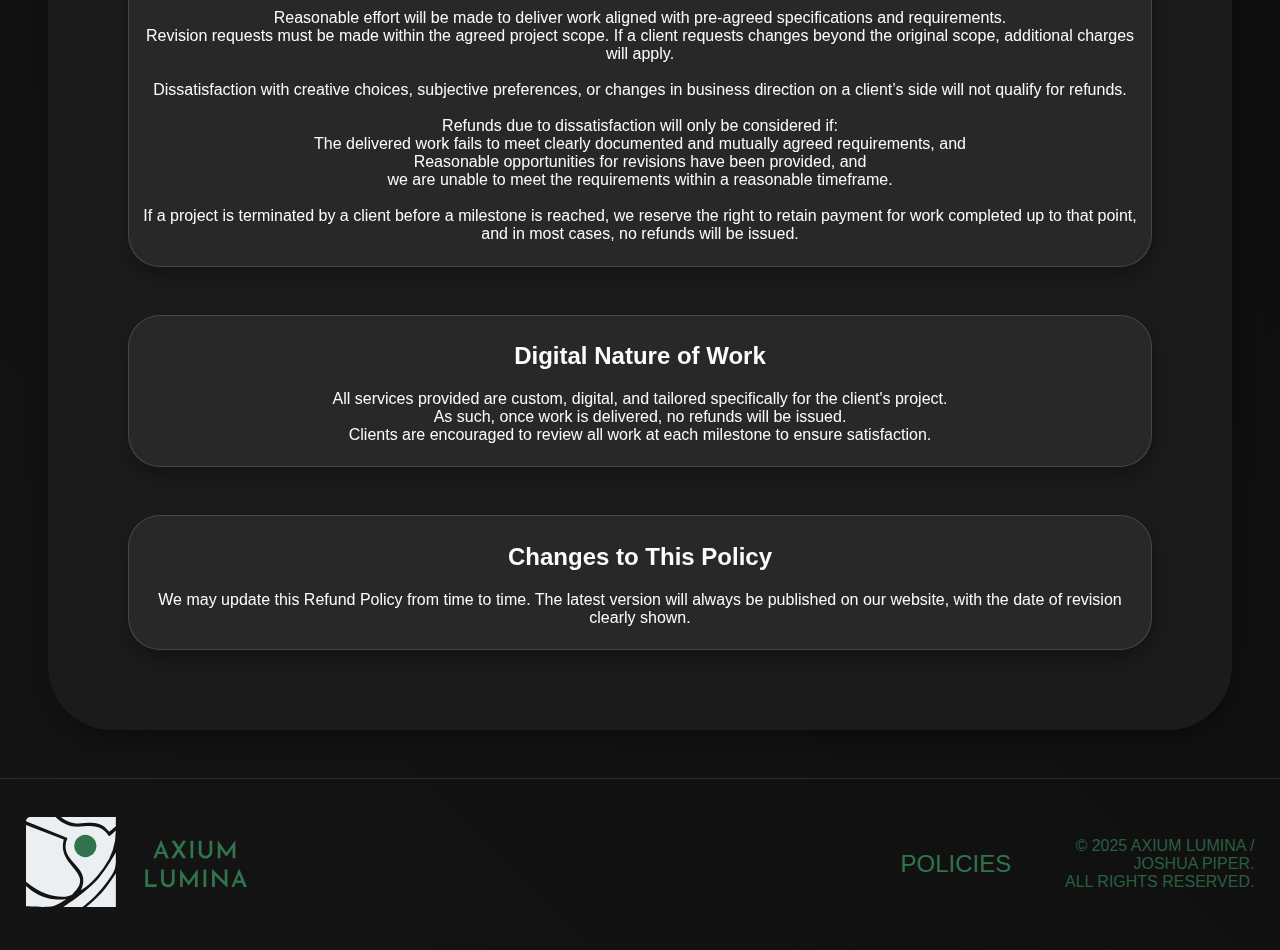
<file: policies/refunds/development.html>
<!DOCTYPE html>
<html lang="en">
<head>
    <meta charset="UTF-8"/>
    <meta name="viewport" content="width=device-width, initial-scale=1.0"/>
    <title>Axium Lumina - Privacy Policy</title>
    <link rel="stylesheet" href="../../assets/css/main.css"/>
	<link rel="stylesheet" href="../../assets/css/print.css" media="print"/>
</head>
<body>
    <main>
        <div class="print-header">
            <div class="print-header-left">
                <img src="../../assets/img/Axium-HSolid-Black@3x.png" alt="Axium Lumina Logo">
            </div>
            <div class="print-header-center">
                Axium Lumina<br>
                Joshua Piper<br>
                55 Huckley Way<br>
                Bradley Stoke<br>
                Bristol, BS32 8AR<br>
                United Kingdom
            </div>
            <div class="print-header-right">
                <div class="policy-name">Development Services Refunds</div>
                <div class="effective-date">Effective Date: 10/12/2025</div>
            </div>
        </div>

        <section class="policies-section content">
            <div class="content-title">
                <h1>Development Services Refunds</h1>
                <div class="policy-date">
                    <p>Effective Date:</p>
                    <p>10/12/2025</p>
                </div>
				<div class="policy-return">
					<a href="./">Return to<br>Refunds Policy</a>
				</div>
            </div>

            <div class="policy-content">
                <div class="content-box">
                    <h2>Milestones & Progress Payments</h2>
                    <p>For projects divided into milestones or phases,
				payments for each completed milestone are non-refundable.<br>

				If a project is terminated by a client before a milestone is reached,
				we reserve the right to retain payment for work completed up to that point,
				and in most cases, no refunds will be issued.<br>
                 </p>   
                </div>
                <div class="content-box">
                    <h2>Revisions & Client Satisfaction</h2>
                    <p>Reasonable effort will be made to deliver work aligned
				with pre-agreed specifications and requirements.<br>

				Revision requests must be made within the agreed project scope.
				If a client requests changes beyond the original scope,
				additional charges will apply.<br><br>

				Dissatisfaction with creative choices, subjective preferences,
				or changes in business direction on a client’s
				side will not qualify for refunds.<br><br>

				Refunds due to dissatisfaction will only be considered if:<br>
				The delivered work fails to meet clearly documented and
				mutually agreed requirements, and<br>
				Reasonable opportunities for revisions have been provided, and<br>
				we are unable to meet the requirements within a reasonable timeframe.<br><br>

				If a project is terminated by a client before a milestone is reached,
				we reserve the right to retain payment for work completed up to that point,
				and in most cases, no refunds will be issued.<br></p>
                </div>
                <div class="content-box">
                    <h2>Digital Nature of Work</h2>
                    <p>
						All services provided are custom, digital, and tailored specifically for the client's project.<br>
						As such, once work is delivered, no refunds will be issued.<br>

						Clients are encouraged to review all work at each milestone to ensure satisfaction.
					</p>
                </div>

                <div class="content-box">
                    <h2>Changes to This Policy</h2>
                    <p>We may update this Refund Policy from time to time. The latest version will always be published on our website, with the date of revision clearly shown.</p>
                </div>
            </div>
        </section>
    </main>
    <footer>
        <div class="footer-main">
            <div class="footer-logo">
                <img class="logo" src="../../assets/img/Axium-HSolid-White.svg"/>
            </div>
            <div class="footer-nav">
				<ul>
					<li><a href="..">Policies</a></li>
					<!-- <li><a href="#">Blog</a></li> -->
					<!-- <li><a href="#">About Us</a></li> -->
				</ul>
                <div class="footer-imprint">
                    © 2025 Axium Lumina / Joshua Piper. <br/>
                    All rights reserved.
                </div>
            </div>
        </div>
    </footer>
</body>
</html>
</file>
<file: assets/css/main.css>
:root {
	--background: rgb(244, 224, 182);
	--text-colour: rgb(0, 0, 10);
	--clr-black: #000000;
	--clr-white: #fcfafa;
	--radius: 4rem;
}

body,
html {
	padding: 0;
	margin: 0;
	background: linear-gradient(45deg, #141414, #090909);
	font-family: "Josefin Sans", sans-serif;
	display: flex;
	flex-direction: column;
	justify-content: space-between;
	min-height: 100vh
}
.nav-cards {
	display: flex;
	justify-content: center;
	align-items: center;
	font-size: 4rem;
	gap: 2vw;
	padding: 5vh 2vw;
	margin: 0 2vw;
	height: 70vh;
}

.card {
	position: relative;
	padding: 3rem;
	width: 20%;
	height: 80%;
	max-height: 35rem;
	background: #1b1b1b;
	backdrop-filter: blur(5.5px);
	-webkit-backdrop-filter: blur(5.5px);
	color: var(--clr-white);
	text-align: center;
	display: grid;
	place-content: center;
	border-radius: 4rem;
	transition: all linear 0.33s;
	box-shadow: 1px 8px 18px 0 #0000004d, inset 0px 0px 18px 0 #0000004d;
	transform: skewY(8deg);
	background-size: cover !important;
	background-repeat: no-repeat !important;
	overflow: hidden;
	text-decoration: none;
}

.card::after {
	content: "";
	position: absolute;
	height: 100%;
	width: 100%;
	background: linear-gradient(45deg, #30734d, rgb(0 0 0 / 6%));
	z-index: 2;
}

.card h1 {
	position: relative;
	z-index: 4;
	font-size: 2.5rem;
	transition: all linear 0.2s;
	text-shadow: 3px -1px 5px rgb(0 0 0 / 35%);
	user-select: none;
}

.card:not(:hover) {
}

.card:hover {
	transform: skew(0);
	width: 50%;
	box-shadow: 1px 8px 18px 0 #0000004d;
}

.card:hover h1 {
	font-size: 4rem;
}

/** Footer **/
.footer-main {
	height: 15vh;
	border-top: 1px solid rgb(255 255 255 / 10%);
	padding: 2vh 2vw;
	display: flex;
	align-items: center;
	justify-content: space-between;
}

.footer-logo .logo {
	height: 10vh;
}

.footer-nav {
	display: flex;
	gap: 2vw;
	align-items: center;
}

.footer-nav ul {
	list-style: none;
	display: flex;
	gap: 1vw;
	padding: 0;
}

.footer-nav ul li a {
	text-decoration: none;
	color: #30734d;
	font-weight: 500;
	font-size: 1.5rem;
	text-transform: uppercase;
	transition: all linear 0.5s;
}

.footer-nav ul li a:hover {
	color: #3f9b67;
}

.footer-imprint {
	max-width: 17vw;
	text-decoration: none;
	color: #30734d;
	opacity: 0.8;
	font-weight: 500;
	font-size: 1rem;
	text-transform: uppercase;
	text-align: right;
}

/*Policy Page */

.content {
	position: relative;
	margin: 3rem;
	padding: 3rem;
	background: #1b1b1b;
	backdrop-filter: blur(5.5px);
	-webkit-backdrop-filter: blur(5.5px);
	color: var(--clr-white);
	text-align: center;
	display: grid;
	place-content: center;
	border-radius: 4rem;
	transition: all linear 0.33s;
	box-shadow: 1px 8px 18px 0 #0000004d;
	text-decoration: none;
}

.content h1 {
	position: relative;
	z-index: 4;
	font-size: 2.5rem;
	transition: all linear 0.2s;
	text-shadow: 3px -1px 5px rgb(0 0 0 / 35%);
	user-select: none;
}

.content .content-title {
	display: flex;
	justify-content: center;
	align-items: center;
	position: relative;
}

.content .policy-date {
	position: absolute;
	display: flex;
	align-items: center;
	right: 0;
	gap: 1vw;
	background: rgb(255 255 255 / 6%);
	border-radius: 2rem;
	padding: 0.75vw 1vw;
	border: 1px solid rgb(255 255 255 / 15%);
}

.content .policy-return {
	position: absolute;
	display: flex;
	align-items: center;
	left: 0;
	gap: 1vw;
	background: rgb(255 255 255 / 6%);
	border-radius: 2rem;
	padding: 0.75vw 1vw;
	border: 1px solid rgb(255 255 255 / 15%);
}

.content .policy-return a {
	color: #30734d;
	text-decoration: none;
	font-weight: bold;
	transition: all 0.5s ease;
}

.content .policy-return a:hover {
	color: #3f9b67;
}

.policy-date p {
	margin: 0;
}

.policies-section {
	padding: 2rem;
	text-align: center;
	color: var(--clr-white);
}

.content-box {
	margin: 3rem;
	background: rgb(255 255 255 / 6%);
	border-radius: 2rem;
	padding: 0.5vw 1vw;
	border: 1px solid rgb(255 255 255 / 15%);
	backdrop-filter: blur(5.5px);
	-webkit-backdrop-filter: blur(5.5px);
	color: var(--clr-white);
	text-align: center;
	transition: all linear 0.33s;
	box-shadow: 1px 8px 18px 0 #0000004d;
	text-decoration: none;
}

.content-box ul {
	display: flex;
	flex-direction: column;
	gap: 10px;
}

.content-box ul.nolist {
	list-style: none;
	padding: 0;
}

.content-box a {
	color: #30734d;
	text-decoration: none;
	font-weight: bold;
	transition: all 0.5s ease;
}

.content-box a:hover {
	color: #3f9b67;
}

.content-box a p {
	color: #fff;
}

.policies-list {
	list-style: none;
	padding: 0;
	font-size: 1.2rem;
}

.policies-list h2 {
	margin-bottom: 0
}

.policies-list p {
	margin-top: 0.5rem
}

.policies-list-item {
	margin-bottom: 2.5rem;
	padding: 0.5rem 1.5rem;
}

.policies-list a h2, .policies-list a p {
	margin: 0;
}

.policies-list a {
	display: flex;
	gap: 0.5vw;
	align-items: center;
}

@media all and (min-width: 1280px) and (max-width: 1440px) {
	.card:hover h1,
	.card h1 {
		font-size: 2.9rem;
	}
}

@media all and (min-width: 1024px) and (max-width: 1280px) {
	.card:hover h1,
	.card h1 {
		font-size: 2.8rem;
	}
}

@media all and (min-width: 768px) and (max-width: 1024px) {
	.card:hover h1,
	.card h1 {
		font-size: 2.5rem;
	}
}

@media all and (min-width: 480px) and (max-width: 768px) {
	.card:hover h1,
	.card h1 {
		font-size: 2rem;
	}
}

@media all and (max-width: 480px) {
	.footer-main {
		height: auto;
		flex-wrap: wrap;
	}

	.footer-nav {
		flex-direction: column;
		width: 100%;
	}

	.footer-nav ul {
		gap: 2vw;
	}

	.footer-imprint {
		max-width: 100%;
	}

	.nav-cards {
		flex-direction: column;
		height: auto;
		gap: 2vh;
	}

	body, .nav-cards {
		background: #141414
	}

	.card {
		width: 50%;
		transform: skew(0);
	}

	.card:hover h1,
	.card h1 {
		font-size: 2rem;
	}
}
</file>
<file: assets/css/print.css>
/* Print Styles for Policy Documents */

@media print {
    /* Hide elements not needed in print */
    footer {
        display: none;
    }

    /* Page setup */
    @page {
        margin: 2cm 1.5cm;
        size: A4;
    }

    body {
        font-size: 10pt;
        line-height: 1.4;
        color: #000 !important;
        background: #fff;
    }

    /* Force all text to be black */
    * {
        color: #000 !important;
    }

    /* Print Header - 3 columns */
    .print-header {
        display: table;
        width: 100%;
        margin-bottom: 20px;
        padding-bottom: 10px;
        border-bottom: 2px solid #000;
        page-break-after: avoid;
    }

    .print-header-left,
    .print-header-center,
    .print-header-right {
        display: table-cell;
        vertical-align: top;
        width: 33.33%;
    }

    .print-header-left {
        text-align: left;
    }

    .print-header-left img {
        max-width: 180px;
        height: auto;
    }

    .print-header-center {
        text-align: left;
        padding: 0 10px;
        font-size: 9pt;
        line-height: 1.3;
    }

    .print-header-right {
        text-align: right;
        font-size: 12pt;
    }

    .print-header-right .policy-name {
        font-weight: bold;
        margin-bottom: 5px;
        font-size: 18pt;
    }

    .print-header-right .effective-date {
        font-size: 11pt;
        color: #333;
    }

    /* Hide the original title section and policy date in print */
    .content .content-title {
        display: none;
    }

    .policy-date {
        display: none;
    }

    /* Content adjustments */
    .policy-content {
        page-break-before: avoid;
    }

    .content-box {
        page-break-inside: avoid;
        margin-bottom: 15px;
        box-shadow: none;
        padding: 0;
        margin-left: 0;
        margin-right: 0;
    }

    .content {
        box-shadow: none;
        background: none;
        padding: 0 !important;
        margin: 0 !important;
    }

    .policies-section {
        padding: 0 !important;
        margin: 0 !important;
    }

    .content-box h2 {
        font-size: 12pt;
        margin-top: 10px;
        margin-bottom: 8px;
        page-break-after: avoid;
        color: #000 !important;
    }

    .content-box p,
    .content-box li {
        font-size: 10pt;
        line-height: 1.4;
        color: #000 !important;
    }

    h1, h2, h3, h4, h5, h6, p, li, span, div {
        color: #000 !important;
    }

    .content-box ul,
    .content-box ol {
        margin-left: 20px;
    }

    /* Ensure links are visible in print */
    a[href]:after {
        content: none;
    }
}
</file>
